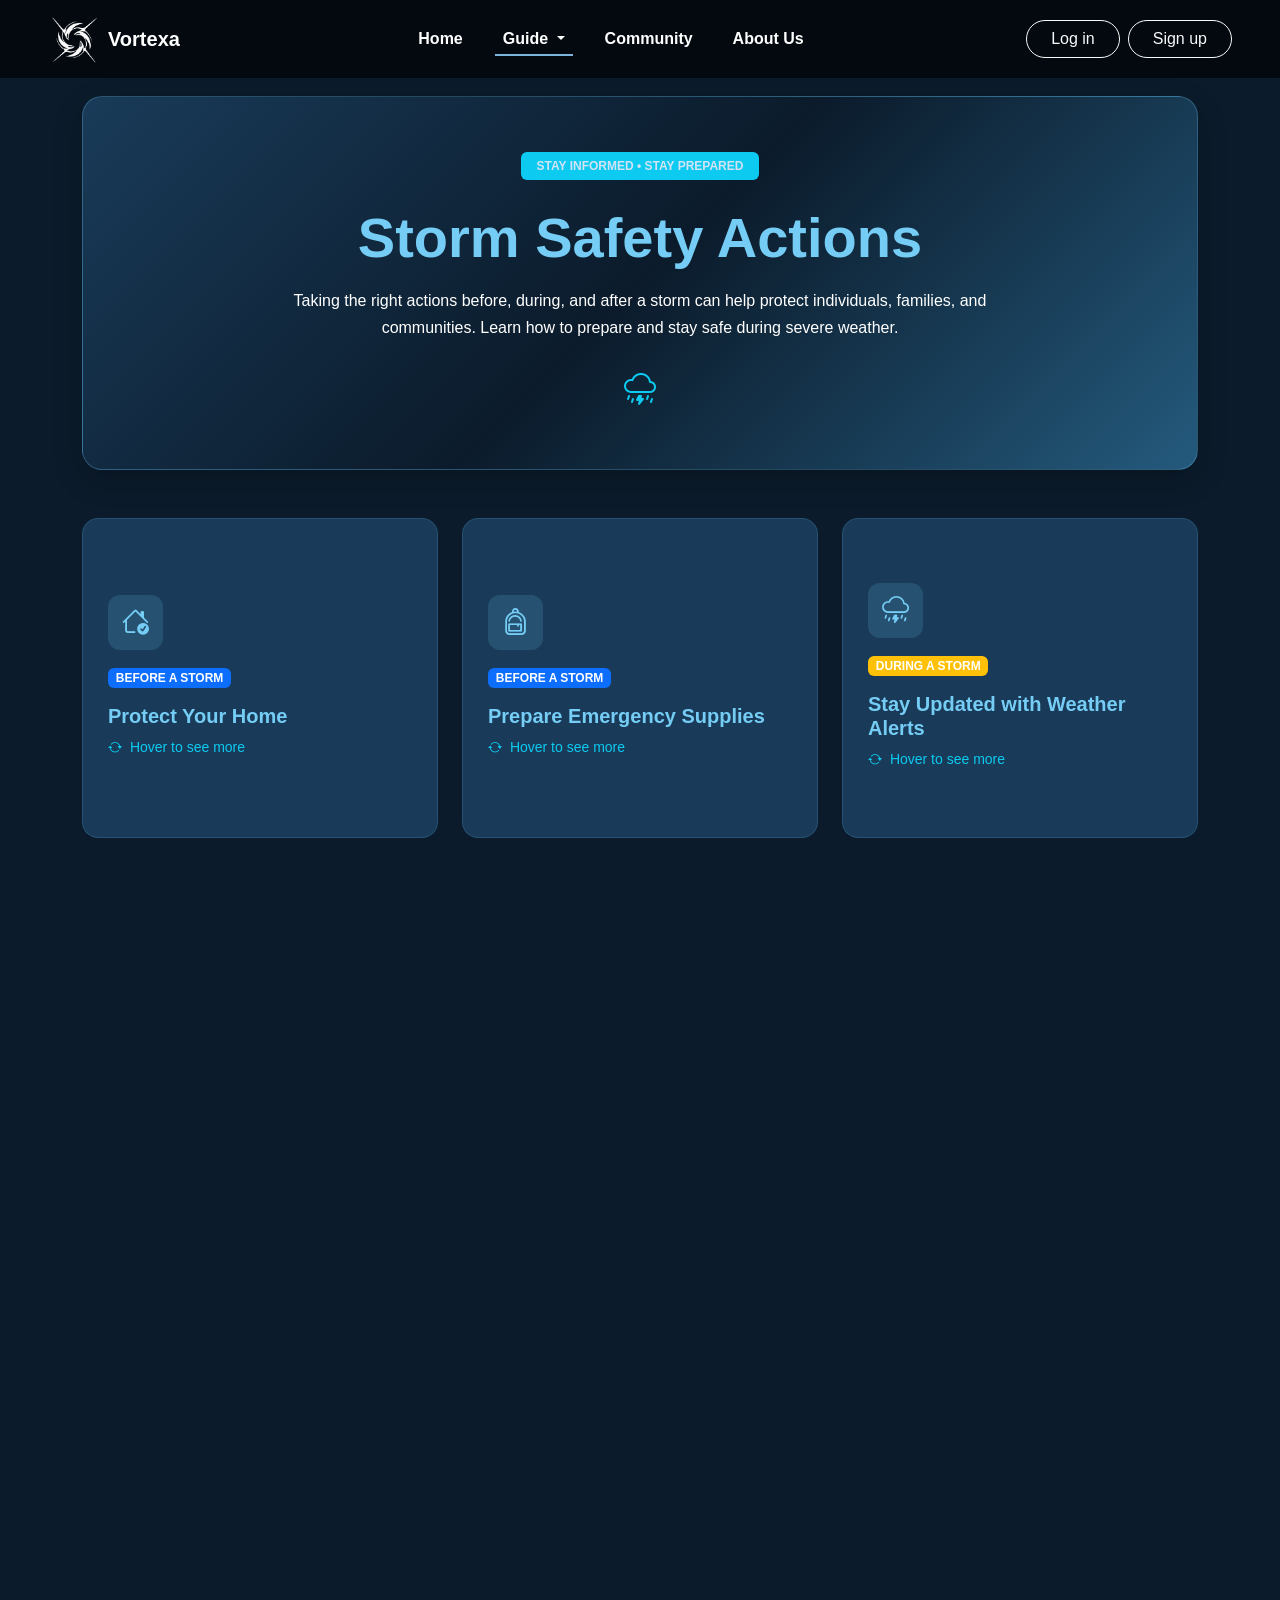
<file: page/safety.html>
<!DOCTYPE html>
<html lang="en">
<head>
    <meta charset="UTF-8">
    <meta name="viewport" content="width=device-width, initial-scale=1.0">
    <title>Document</title>
    <link href="https://cdn.jsdelivr.net/npm/bootstrap@5.3.8/dist/css/bootstrap.min.css" rel="stylesheet">
    <link rel="stylesheet" href="https://cdn.jsdelivr.net/npm/bootstrap-icons@1.13.1/font/bootstrap-icons.min.css">
    <link href="https://unpkg.com/aos@2.3.1/dist/aos.css" rel="stylesheet">
    <link rel="stylesheet" href="../style/community.css">
    <link rel="stylesheet" href="../style/style.css">
    <link rel="shortcut icon" href="../media/black_logo.png">
</head>
<body id="top">

    <!-- Start NAVBAR -->
    <nav class="navbar navbar-expand-lg navbar-dark fixed-top navbar-blurred">
        <div class="container-fluid px-3 px-lg-5">
            <a href="../index.html" class="navbar-brand d-flex align-items-center">
                <img src="../media/voretxa logo.png" class="nav-logo-img object-fit-contain" alt="Logo">
                <span class="ms-2 fw-bold fs-5">Vortexa</span>
            </a>
            <button class="navbar-toggler" type="button" data-bs-toggle="collapse" data-bs-target="#navbarMenu" aria-controls="navbarMenu" aria-expanded="false" aria-label="Toggle navigation">
                <span class="navbar-toggler-icon"></span>
            </button>
            <div class="collapse navbar-collapse" id="navbarMenu">
                <ul class="navbar-nav mx-auto nav-links gap-lg-4">
                    <li class="nav-item">
                        <a href="../index.html" class="text-decoration-none nav-link text-white fw-bold"> Home </a>
                    </li>

                    <li class="nav-item dropdown">
                        <a class="text-decoration-none nav-link dropdown-toggle text-white fw-bold active" href="#" id="guideDropdown" role="button" data-bs-toggle="dropdown" aria-expanded="false" aria-current="page">
                            Guide
                        </a>
                        <ul class="dropdown-menu dropdown-menu-dark" aria-labelledby="guideDropdown">
                            <li><a href="guide.html" class="text-decoration-none dropdown-item"> Guide </a></li>
                            <li><a href="stormrisk.html" class="text-decoration-none dropdown-item"> Storm Risk </a></li>
                            <li><a href="safety.html" class="text-decoration-none dropdown-item active"> Safety Action</a></li>
                        </ul>
                    </li>
                    <li class="nav-item"><a href="community.html" class="text-decoration-none nav-link text-white fw-bold"> Community </a></li>
                    <li class="nav-item"> <a href="aboutus.html" class="text-decoration-none nav-link text-white fw-bold"> About Us </a> </li>
                </ul>

                <div class="d-flex flex-column flex-lg-row gap-2 mt-3 mt-lg-0">
                    <a href="#" class="btn btn-outline-light rounded-pill px-4"> Log in </a>
                    <a href="#" class="btn btn-outline-light rounded-pill px-4">Sign up </a>
                </div>
            </div>
        </div>
    </nav>

    <!-- End NAVBAR  -->

    <!-- Start Safety  -->

    <section id="actions" class="action-section py-5">
        <div class="container">
            
            <!-- Start Safety Hero -->
            <div class="storm-header text-center mb-5 mt-5" data-aos="fade-down" data-aos-easing="linear" data-aos-duration="1500">

                <span class="badge bg-info text-dark px-3 py-2 mb-4">
                    STAY INFORMED • STAY PREPARED
                </span>

                <h1 class="display-4 mb-3">
                    Storm Safety Actions
                </h1>

                <p class="fs-6 text-white">
                    Taking the right actions before, during, and after a storm can help protect individuals, families, and communities. Learn how to prepare and stay safe during severe weather.
                </p>

                <div class="mt-4">
                    <i class="bi bi-cloud-lightning-rain text-info fs-2"></i>
                </div>

            </div>
            <!-- End Safety  -->


            <div class="row g-4">
                <!-- CARD 1 -->
                <div class="col-md-6 col-lg-4" data-aos="fade-up" data-aos-duration="1000">
                    <div class="flip-card">
                        <div class="flip-card-inner">

                            <div class="flip-card-front">
                                <div class="action-icon">
                                    <i class="bi bi-house-check"></i>
                                </div>

                                <span class="badge bg-primary align-self-start mb-3">
                                    BEFORE A STORM
                                </span>

                                <h5>Protect Your Home</h5>

                                <p class="text-info small mb-0">
                                    <i class="bi bi-arrow-repeat me-1"></i>
                                    Hover to see more
                                </p>
                            </div>

                            <div class="flip-card-back">
                                <h5>Protect Your Home</h5>
                                <p>Secure outdoor furniture and loose objects so they cannot be blown away or damage your home. Trim trees that could fall onto your house, and keep drains, gutters, and downspouts clean. Check your roof, windows, and doors for possible water leaks.</p>

                            </div>

                        </div>
                    </div>
                </div>

                <!-- CARD 2 -->
                <div class="col-md-6 col-lg-4" data-aos="fade-up" data-aos-duration="1000" data-aos-delay="100">
                    <div class="flip-card">
                        <div class="flip-card-inner">

                            <div class="flip-card-front">
                                <div class="action-icon">
                                    <i class="bi bi-backpack"></i>
                                </div>

                                <span class="badge bg-primary align-self-start mb-3">
                                    BEFORE A STORM
                                </span>

                                <h5>Prepare Emergency Supplies</h5>

                                <p class="text-info small mb-0">
                                    <i class="bi bi-arrow-repeat me-1"></i>
                                    Hover to see more
                                </p>
                            </div>

                            <div class="flip-card-back">
                                <h5>Prepare for Emergencies</h5>
                                <p>Sign up for local emergency alerts and monitor weather reports and news. Prepare a backup battery for your phone and a battery-powered radio. Pack a disaster kit, learn first aid and CPR, and practice emergency plans with your family.</p>

                            </div>

                        </div>
                    </div>
                </div>

                <!-- CARD 3 -->
                <div class="col-md-6 col-lg-4" data-aos="fade-up" data-aos-duration="1000" data-aos-delay="200">
                    <div class="flip-card">
                        <div class="flip-card-inner">

                            <div class="flip-card-front">
                                <div class="action-icon">
                                    <i class="bi bi-cloud-lightning-rain"></i>
                                </div>

                                <span class="badge bg-warning align-self-start mb-3">
                                    DURING A STORM
                                </span>

                                <h5>Stay Updated with Weather Alerts</h5>

                                <p class="text-info small mb-0">
                                    <i class="bi bi-arrow-repeat me-1"></i>
                                    Hover to see more
                                </p>
                            </div>

                            <div class="flip-card-back">
                                <h5>Stay Updated with Weather Alerts</h5>
                                <p>Pay attention to weather alerts and local information. Follow updates about the storm and understand emergency warnings. Postpone outdoor activities when thunderstorms are forecast.</p>
                            </div>

                        </div>
                    </div>
                </div>

                <!-- CARD 4 -->
                <div class="col-md-6 col-lg-4" data-aos="fade-up" data-aos-duration="1000">
                    <div class="flip-card">
                        <div class="flip-card-inner">

                            <div class="flip-card-front">
                                <div class="action-icon">
                                    <i class="bi bi-shield-check"></i>
                                </div>

                                <span class="badge bg-warning align-self-start mb-3">
                                    DURING A STORM
                                </span>

                                <h5>Find a Safe Shelter</h5>

                                <p class="text-info small mb-0">
                                    <i class="bi bi-arrow-repeat me-1"></i>
                                    Hover to see more
                                </p>
                            </div>

                            <div class="flip-card-back">
                                <h5>Find a Safe Shelter</h5>
                                <p>When you hear thunder, go inside a sturdy building. Move to a basement or a small interior room on the lowest floor, away from windows and glass doors. Avoid using electrical devices connected to outlets and avoid running water during the storm.</p>

                            </div>

                        </div>
                    </div>
                </div>

                <!-- CARD 5 -->
                <div class="col-md-6 col-lg-4" data-aos="fade-up" data-aos-duration="1000" data-aos-delay="100">
                    <div class="flip-card">
                        <div class="flip-card-inner">

                            <div class="flip-card-front">
                                <div class="action-icon">
                                    <i class="bi bi-sign-turn-right"></i>
                                </div>

                                <span class="badge bg-warning align-self-start mb-3">
                                    DURING A STORM
                                </span>

                                <h5>Avoid Dangerous Areas</h5>

                                <p class="text-info small mb-0">
                                    <i class="bi bi-arrow-repeat me-1"></i>
                                    Hover to see more
                                </p>
                            </div>

                            <div class="flip-card-back">
                                <h5>Avoid Dangerous Areas</h5>
                                <p>Stay away from trees, sheds, and open outdoor areas during thunderstorms. If flooding occurs, move to higher ground. Never walk, swim, or drive through floodwater. Continue moving toward a sturdy shelter if you are outside.</p>

                            </div>

                        </div>
                    </div>
                </div>

                <!-- CARD 6 -->
                <div class="col-md-6 col-lg-4" data-aos="fade-up" data-aos-duration="1000" data-aos-delay="200">
                    <div class="flip-card">
                        <div class="flip-card-inner">

                            <div class="flip-card-front">
                                <div class="action-icon">
                                    <i class="bi bi-heart-pulse"></i>
                                </div>

                                <span class="badge bg-success align-self-start mb-3">
                                    AFTER A STORM
                                </span>

                                <h5>Check Safety and Get Help</h5>

                                <p class="text-info small mb-0">
                                    <i class="bi bi-arrow-repeat me-1"></i>
                                    Hover to see more
                                </p>
                            </div>

                            <div class="flip-card-back">
                                <h5>Check Safety After the Storm</h5>
                                <p>Stay away from fallen power lines, poles, and wires, and report them to the utility company. During power outages, use flashlights instead of candles. Keep generators and grills outdoors, away from windows, and throw away food that has become wet or warm.</p>

                            </div>

                        </div>
                    </div>
                </div>

            </div>

            <div class="action-alert p-4 mt-5" data-aos="fade-up" data-aos-anchor-placement="center-bottom">
                <div class="d-flex align-items-start gap-3">
                    <i class="bi bi-exclamation-triangle-fill fs-3 text-info"></i>
                    <div>
                        <h5 class="fw-bold text-info mb-2">
                            Important Safety Reminder
                        </h5>

                        <p class="mb-0">
                            Always follow official weather warnings and instructions from local authorities. Do not return to dangerous areas until they are declared safe.
                        </p>
                    </div>

                </div>
            </div>

            <!-- Start UNHCR SUPPORT -->
            <div class="support-box p-4 p-md-5 mt-5" data-aos="zoom-in">

                <div class="text-center mb-5">

                    <span class="badge bg-info text-dark p-2 mb-3">
                        SUPPORT AND ASSISTANCE
                    </span>

                    <h2 class="support-title fw-bold mt-2">
                        UNHCR Myanmar Support
                    </h2>

                    <p class="mx-auto lh-lg" style="max-width: 700px;">
                        People affected by emergencies may need additional support and protection. Contact the relevant support office for information and assistance.
                    </p>

                </div>

                <!-- phone no. -->
                <div class="row g-4 mb-5">

                    <div class="col-md-4" data-aos="fade-up">
                        <div class="flip-card support-flip">
                            <div class="flip-card-inner">

                                <div class="flip-card-front text-center align-items-center">
                                    <i class="bi bi-shield-lock fs-1 text-info mb-3"></i>

                                    <h5>Protection and Safety</h5>

                                    <p class="text-info small mb-0">
                                        <i class="bi bi-arrow-repeat me-1"></i>
                                        Hover to see more
                                    </p>
                                </div>

                                <div class="flip-card-back text-center">
                                    <h5>Protection and Safety</h5>

                                    <p class="mb-0">
                                        Find information about protection services
                                        and available support for people facing
                                        difficult situations.
                                    </p>
                                </div>

                            </div>
                        </div>
                    </div>

                    <!-- HUMANITARIAN SUPPORT -->
                    <div class="col-md-4" data-aos="fade-up" data-aos-delay="100">
                        <div class="flip-card support-flip">
                            <div class="flip-card-inner">

                                <div class="flip-card-front text-center align-items-center">
                                    <i class="bi bi-people fs-1 text-info mb-3"></i>

                                    <h5>Humanitarian Support</h5>

                                    <p class="text-info small mb-0">
                                        <i class="bi bi-arrow-repeat me-1"></i>
                                        Hover to see more
                                    </p>
                                </div>

                                <div class="flip-card-back text-center">
                                    <h5>Humanitarian Support</h5>

                                    <p class="mb-0">
                                        Learn about available humanitarian assistance
                                        and support services for affected communities.
                                    </p>
                                </div>

                            </div>
                        </div>
                    </div>

                    <!-- QUESTIONS AND COMPLAINTS -->
                    <div class="col-md-4" data-aos="fade-up" data-aos-delay="200">
                        <div class="flip-card support-flip">
                            <div class="flip-card-inner">

                                <div class="flip-card-front text-center align-items-center">
                                    <i class="bi bi-chat-square-text fs-1 text-info mb-3"></i>

                                    <h5>Questions and Complaints</h5>

                                    <p class="text-info small mb-0">
                                        <i class="bi bi-arrow-repeat me-1"></i>
                                        Hover to see more
                                    </p>
                                </div>

                                <div class="flip-card-back text-center">
                                    <h5>Questions and Complaints</h5>

                                    <p class="mb-0">
                                        Contact the relevant office to ask questions,
                                        share concerns, or request further information.
                                    </p>
                                </div>

                            </div>
                        </div>
                    </div>
                </div>

                <!-- Contact Info -->
                <div class="contant-header p-4 p-md-5 rounded">

                    <h3 class="contact-heading fw-bold mb-4" data-aos="fade-down">
                        <i class="bi bi-telephone-fill me-2"></i>
                        Contact Information
                    </h3>

                    <div class="working-hours p-3 mb-4" data-aos="fade-down">
                        <div class="d-flex align-items-center gap-3">
                            <i class="bi bi-clock fs-3 text-info"></i>

                            <div>
                                <h6 class="fw-bold mb-1">
                                    Helpline Working Hours
                                </h6>

                                <p class="mb-0">
                                    Monday - Friday: 8:30 AM - 5:00 PM (Myanmar Time)
                                </p>
                            </div>

                        </div>
                    </div>

                    <h5 class="contact-heading fw-bold mb-3" data-aos="fade-down">
                        Yangon Office
                    </h5>

                    <div class="row g-3 mb-5">

                        <div class="col-md-4" data-aos="flip-up">
                            <div class="contact-card">
                                <h6>
                                    <i class="bi bi-telephone me-2"></i>
                                    Phone
                                </h6>

                                <a href="tel:09450065964" class="contact-link">
                                    09 450 065 964
                                </a>
                            </div>
                        </div>

                        <div class="col-md-4" data-aos="flip-up">
                            <div class="contact-card">
                                <h6>
                                    <i class="bi bi-envelope me-2"></i>
                                    Email
                                </h6>

                                <a href="mailto:myaya@unhcr.org" class="contact-link">
                                    myaya@unhcr.org
                                </a>
                            </div>
                        </div>

                        <div class="col-md-4" data-aos="flip-up">
                            <div class="contact-card">
                                <h6>
                                    <i class="bi bi-facebook me-2"></i>
                                    Facebook
                                </h6>

                                <a href="https://www.facebook.com/UNHCRMyanmar" target="_blank" rel="noopener noreferrer" class="contact-link">
                                    UNHCR Myanmar
                                </a>
                            </div>
                        </div>

                    </div>

                    <h5 class="contact-heading fw-bold mb-3" data-aos="fade-down">
                        Regional Office Helplines
                    </h5>

                    <div class="row g-3">

                        <div class="col-md-6 col-lg-4" data-aos="flip-up">
                            <div class="contact-card">
                                <h6>
                                    <i class="bi bi-geo-alt me-2"></i>
                                    Maungdaw Office
                                </h6>

                                <p>Rakhine State</p>

                                <a href="tel:09880876880" class="contact-link">
                                    09 880 876 880
                                </a>
                            </div>
                        </div>

                        <div class="col-md-6 col-lg-4" data-aos="flip-up">
                            <div class="contact-card">
                                <h6>
                                    <i class="bi bi-geo-alt me-2"></i>
                                    Sittwe Office
                                </h6>

                                <p>Rakhine State</p>

                                <a href="tel:09880876838" class="contact-link">
                                    09 880 876 838
                                </a>
                            </div>
                        </div>

                        <div class="col-md-6 col-lg-4" data-aos="flip-up">
                            <div class="contact-card">
                                <h6>
                                    <i class="bi bi-geo-alt me-2"></i>
                                    Hpa-an Office
                                </h6>

                                <p>Mon, Kayin State and Tanintharyi Region</p>

                                <a href="tel:09442638549" class="contact-link">
                                    09 442 638 549
                                </a>
                            </div>
                        </div>

                        <div class="col-md-6 col-lg-4" data-aos="flip-up">
                            <div class="contact-card">
                                <h6>
                                    <i class="bi bi-geo-alt me-2"></i>
                                    Taunggyi Office
                                </h6>

                                <p>Southern Shan and Kayah State</p>

                                <a href="tel:09880876812" class="contact-link">
                                    09 880 876 812
                                </a>
                            </div>
                        </div>

                        <div class="col-md-6 col-lg-4" data-aos="flip-up">
                            <div class="contact-card">
                                <h6>
                                    <i class="bi bi-geo-alt me-2"></i>
                                    Mandalay Office
                                </h6>

                                <p>Chin, Sagaing, Magway and Mandalay Region</p>

                                <a href="tel:09880894701" class="contact-link">
                                    09 880 894 701
                                </a>
                            </div>
                        </div>

                        <div class="col-md-6 col-lg-4" data-aos="flip-up">
                            <div class="contact-card">
                                <h6>
                                    <i class="bi bi-geo-alt me-2"></i>
                                    Myitkyina Office
                                </h6>

                                <p>Kachin State</p>

                                <a href="tel:09880876827" class="contact-link">
                                    09 880 876 827
                                </a>
                            </div>
                        </div>

                    </div>

                    <div class="important-note p-3 mt-4" data-aos="fade-up">

                        <h6 class="fw-bold text-info">
                            <i class="bi bi-info-circle-fill me-2"></i>
                            Important Information
                        </h6>

                        <p class="mb-0">
                            If you cannot reach a helpline, try calling again later or leave a message. Contact details and service availability may change, so check the official contact page for the latest information.
                        </p>

                    </div>
                </div>
                <!-- Sources -->
                <div class="mt-5 pt-3 border-top text-center" data-aos="fade-up">
                    <p class="small mb-0">
                        <strong>Research:</strong>
                        <a href="https://climatecheck.com/risks/storm/mitigation-guide-for-homeowners" target="_blank" rel="noopener noreferrer">
                            ClimateCheck
                        </a> |

                        <a href="https://www.redcross.org/get-help/how-to-prepare-for-emergencies/types-of-emergencies/thunderstorm.html"
                        target="_blank" rel="noopener noreferrer">
                            RedCross
                        </a> |

                        <a href="https://help.unhcr.org/myanmar/contact-us/" target="_blank" rel="noopener noreferrer">
                            UNHCR
                        </a>
                    </p>
                </div>
            </div>
            <!-- End UNHCR SUPPORT -->
        </div>
    </section>

    <!-- Start FOOTER -->
    <footer class="bg-black text-white mt-4" data-aos="fade-up">
        <div class="container py-5">
            <div class="row g-4">
                <div class="col-12 col-md-5">
                    <div class="d-flex align-items-start">
                        <a href="../index.html"><img src="../media/voretxa logo.png" class="footer-logo me-3" alt="logo"></a>
                        <div>
                            <h4 class="fw-bold">Vortexa</h4>
                            <p class="small text-white-50">
                                We are dedicated to raising awareness about storms through educational information, helping people understand their behavior, risks, and safety measures.
                            </p>
                        </div>
                    </div>
                </div>

                <div class="col-12 col-md-7">
                    <div class="row g-4">
                        <div class="col-6 col-md-6">
                            <h5 class="fw-bold mb-3">Quick Links</h5>
                            <ul class="list-unstyled footer-links">
                                <li class="mb-2">
                                    <a href="../index.html" class="text-decoration-none text-white">Home</a>
                                </li>
                                <li class="mb-2">
                                    <a href="guide.html" class="text-decoration-none text-white">Guide</a>
                                </li>
                                <li class="mb-2">
                                    <a href="community.html" class="text-decoration-none text-white">Community</a>
                                </li>
                                <li class="mb-2">
                                    <a href="aboutus.html" class="text-decoration-none text-white">About Us</a>
                                </li>
                                <li class="mb-2">
                                    <a href="aboutus.html#faq" class="text-decoration-none text-white">FAQ</a>
                                </li>
                            </ul>
                        </div>


                        <div class="col-6 col-md-6">
                            <h5 class="fw-bold mb-3">Explore</h5>

                            <ul class="list-unstyled footer-links">
                                <li class="mb-2">
                                    <a href="guide.html#storm-type" class="text-decoration-none text-white">Types of Storms</a>
                                </li>
                                <li class="mb-2">
                                    <a href="community.html#weather-forum" class="text-decoration-none text-white">Weather Forum</a>
                                </li>
                                <li class="mb-2">
                                    <a href="guide.html#Preparedness" class="text-decoration-none text-white">Storm Preparedness</a>
                                </li>
                                <li class="mb-2">
                                    <a href="guide.html#causes" class="text-decoration-none text-white">Causes & Consequences</a>
                                </li>
                            </ul>
                        </div>

                    </div>
                </div>

            </div>
        </div>


        <hr class="my-0">

        <div class="container text-center py-3">
            <p class="small mb-0 text-light-50">
                Copyright &copy; 2026 storm_risk_reduction. All rights reserved.
            </p>
        </div>

    </footer>

    <!-- End FOOTER  -->

    <a href="#top" class="btn btn-primary rounded-circle position-fixed bottom-0 end-0 m-4 shadow-lg" data-aos="fade-up">
        <i class="bi - bi-caret-up-fill fs-3"></i>
    </a>

    <script src="https://cdn.jsdelivr.net/npm/bootstrap@5.3.8/dist/js/bootstrap.bundle.min.js"></script>
    <script src="https://unpkg.com/aos@2.3.1/dist/aos.js"></script>
    <script>
        AOS.init({
            duration: 800,
            once: false,
            offset: 100,
            easing: 'ease-in-out'
        });
    </script> 
</body>
</html>
</file>
<file: style/community.css>
/* GENERAL */

body {
    background-color: #0B1929;
    color: #EAF6FF;
    font-family: Arial, sans-serif;
}


/* CURRENT WEATHER HERO*/

.com-section-1 {
    margin-top: 75px;
    background: linear-gradient(120deg, #07182B, #123B5A, #176080);
    color: white;
}

.weather-icon {
    font-size: 75px;
}

#temperature {
    font-size: 85px;
    font-weight: 600;
    color: white;
}

.hero-description {
    color: #DCEAF5;
}

.weather-detail {
    height: 100%;
    padding: 20px;
    background: rgba(255, 255, 255, 0.08);
    border: 1px solid rgba(255, 255, 255, 0.15);
    border-radius: 15px;
    transition: 0.3s ease;
}

.weather-detail i {
    font-size: 28px;
    color: #7DD3FC;
}

.weather-detail p {
    color: #B8D5E8;
    margin-top: 12px;
    margin-bottom: 5px;
}

.weather-detail h4 {
    color: white;
    font-weight: bold;
}

.weather-detail:hover {
    background: rgba(255, 255, 255, 0.15);
    transform: translateY(-5px);
}


/*  WEATHER FORECAST */

.forecast-wrapper {
    background-color: #10263D;
    border: 1px solid #294B68;
}

.community-heading {
    color: #7DD3FC;
}

.forecast-card {
    height: 100%;
    padding: 18px 10px;
    text-align: center;
    background-color: #183B5B;
    border: 1px solid #326184;
    border-radius: 12px;
    transition: 0.3s ease;
}

.forecast-card:hover {
    background-color: #24577D;
    transform: translateY(-5px);
}

.forecast-card p {
    color: #B8D5E8;
    font-size: 13px;
    margin-bottom: 5px;
}

.forecast-card h6 {
    color: #7DD3FC;
    font-weight: bold;
}

.forecast-card h4 {
    color: white;
    font-weight: bold;
    margin-bottom: 5px;
}

.forecast-card span {
    color: #B8D5E8;
}

.forecast-icon {
    font-size: 35px;
    margin: 12px 0;
}

.forecast-divider {
    border-color: #7DD3FC;
}


/* ============== Community =========== */
.card {
    transition: 0.3s ease;
}

.card:hover {
    transform: translateY(-6px);
    box-shadow: 0 8px 20px rgba(23, 43, 77, 0.15);
}

.card h4 {
    color: #243f63;
}

a {
    color: #29466b;
    text-decoration: none;
}

a:hover {
    color: #527da8;
    text-decoration: underline;
}

.alert-info {
    background-color: #e3edf7;
    color: #243f63;
}


/* ===================================Start STORM RISK======================================= */
.storm-banner {
    background-color: #071B33;
}

.storm-banner p {
    max-width: 750px;
}

#storm-risk-checklist {
    margin-top: 110px;
    color: #EAF6FF;
}

#storm-risk-checklist h2,
#storm-risk-checklist h3 {
    color: #7DD3FC;
}

#storm-risk-checklist .card {
    background-color: #183B5B;
    border: 1px solid #326184;
    color: #FFFFFF;
    transition: 0.3s ease;
}

#storm-risk-checklist .card h5 {
    color: #7DD3FC;
}

#storm-risk-checklist .card p {
    color: #E0EAF2;
}

#storm-risk-checklist .card:hover {
    background-color: #24577D;
    transform: translateY(-5px);
    box-shadow: 0 8px 20px rgba(0, 0, 0, 0.3);
}   
/* =======================================End STORM RISK ================================================== */

/* ========================================= Start Safety =============================================== */
/* STORM BANNER */
        .storm-header {
            background: linear-gradient(135deg, #193B59, #0B1B2B, #245A7D);
            border: 1px solid rgba(117, 205, 245, 0.25);
            border-radius: 20px;
            padding: 55px 25px;
            box-shadow: 0 10px 30px rgba(0, 0, 0, 0.2);
        }

        .storm-header h1 {
            color: #75CDF5;
            font-weight: 800;
        }

        .storm-header p {
            color: #D5E2EF;
            line-height: 1.8;
            max-width: 750px;
            margin: 0 auto;
        }


        .action-section {
            background-color: #0B1B2B;
            color: white;
        }

        .section-title,
        .support-title,
        .contact-heading {
            color: #75CDF5;
        }

        /* FLIP CARD */
        .flip-card {
            height: 320px;
            perspective: 1200px;
        }

        .flip-card-inner {
            position: relative;
            width: 100%;
            height: 100%;
            transform-style: preserve-3d;
            transition: transform 0.8s ease;
        }

        .flip-card:hover .flip-card-inner {
            transform: rotateY(180deg);
        }

        .flip-card-front,
        .flip-card-back {
            position: absolute;
            inset: 0;
            padding: 25px;
            border-radius: 16px;
            backface-visibility: hidden;
            -webkit-backface-visibility: hidden;
        }

        .flip-card-front {
            background-color: #193B59;
            border: 1px solid rgba(117, 205, 245, 0.15);
            display: flex;
            flex-direction: column;
            justify-content: center;
        }

        .flip-card-back {
            background-color: #245A7D;
            display: flex;
            flex-direction: column;
            justify-content: center;
            transform: rotateY(180deg);
        }

        .flip-card h5 {
            color: #75CDF5;
            font-weight: bold;
        }

        .flip-card p {
            line-height: 1.7;
        }

        .action-icon {
            width: 55px;
            height: 55px;
            background-color: rgba(117, 205, 245, 0.15);
            color: #75CDF5;
            border-radius: 12px;
            display: flex;
            align-items: center;
            justify-content: center;
            font-size: 27px;
            margin-bottom: 18px;
        }

        /* SUPPORT FLIP CARDS */
        .support-flip {
            height: 230px;
        }

        /* SAFETY REMINDER */
        .action-alert,
        .working-hours,
        .important-note {
            background-color: rgba(18, 104, 245, 0.12);
            border-left: 4px solid #75CDF5;
            border-radius: 10px;
        }

        /* SUPPORT SECTION */
        .support-box {
            background-color: #193B59;
            border: 1px solid rgba(117, 205, 245, 0.15);
            border-radius: 18px;
        }

        /* CONTACT CARDS */
        .contact-card {
            background-color: #193B59;
            border: 1px solid rgba(117, 205, 245, 0.15);
            border-radius: 12px;
            padding: 20px;
            height: 100%;
            transition: 0.3s ease;
        }

        .contact-card:hover {
            background-color: #245A7D;
            transform: translateY(-4px);
        }

        .contact-card h6 {
            color: rgb(255, 255, 255);
            font-weight: bold;
        }

        .contact-card i {
            color: #75CDF5;
        }

        .contact-link {
            color: #75CDF5;
            text-decoration: none;
            font-weight: 600;
            overflow-wrap: anywhere;
        }

        .contact-link:hover {
            color: white;
            text-decoration: underline;
        }
/* ========================================= End Safety =============================================== */

.reserch-text{
    color: white;
}
</file>
<file: style/style.css>
body {
    font-family: Arial, sans-serif;
    color: #12344a;
    margin: 0;
    padding: 0;
}

html {
    scroll-behavior: smooth;
}

.section-title {
    color: #12344a;
}


/* NAVBAR */

.navbar-blurred {
    background: rgba(0, 0, 0, 0.65);
    backdrop-filter: blur(10px);
    -webkit-backdrop-filter: blur(10px);
}

.nav-logo-img {
    width: 52px;
    height: 52px;
    object-fit: contain;
}

.nav-links .nav-link {
    position: relative;
    font-weight: 600;
    transition: color 0.3s ease;
}

.nav-links .nav-link::before {
    content: "";
    position: absolute;
    left: 0;
    bottom: 3px;
    width: 0;
    height: 2px;
    background: #7eb3d9;
    transition: width 0.3s ease;
}
 
.nav-links .nav-link:hover::before,
.nav-links .nav-link.active::before {
    width: 100%;
}

.nav-links .nav-link:hover {
    color: #7eb3d9;
}

/* =============== start index ================== */
/* HERO SECTION */

.hero {
    background:
        linear-gradient(
            rgba(0, 0, 0, 0.45),
            rgba(0, 0, 0, 0.75)
        ),
        url("https://i.pinimg.com/originals/4f/7b/af/4f7baf9d24aa5ca3a8c98d7dec85576c.gif");
        background-position: center;
        background-size: cover;
        background-repeat: no-repeat;
        background-attachment: fixed;
}

.hero-content {
    padding-top: 175px;
    padding-bottom: 40px;
}

.hero-content h1 {
    line-height: 1.15;
}

.hero-content p {
    max-width: 750px;
    line-height: 1.8;
}

.hero-bottom {
    background: rgba(0, 0, 0, 0.25);
}

.hero-bottom h2 {
    color: #7eb3d9;
}

.hero-bottom hr {
    border: 1px solid white;
    opacity: 0.7;
}

.hero-bottom p {
    color: #eeeeee;
    line-height: 1.6;
}


/* INTRODUCTION SECTION */

.video-show {
    height: 350px;
    border-radius: 16px;
}

.video-show video {
    object-fit: cover;
}

.eyebrow-text {
    color: #4a90c2;
    letter-spacing: 2px;
    font-size: 14px;
}

.container p {
    line-height: 1.7;
}


/* TYPES OF STORMS */

.image-card {
    height: 350px;
    width: 100%;
    cursor: pointer;
    transition: transform 0.3s ease;
}

.image-card img {
    transition: transform 0.5s ease;
}

.image-card:hover {
    transform: translateY(-6px);
}

.image-card:hover img {
    transform: scale(1.08);
}

.image-img {
    background: linear-gradient(
        transparent,
        rgba(0, 0, 0, 0.95)
    );
    padding-top: 70px;
}

.image-img h5 {
    color: white;
}

.image-img p {
    line-height: 1.5;
}

.full-text {
    display: none;
}

.image-card:hover .full-text {
    display: block;
}

.image-card:hover .short-text {
    display: none;
}

.learn-btn {
    background: #1a3a5c;
    border: 1px solid #1a3a5c;
    transition: all 0.3s ease;
}

.learn-btn:hover {
    background: #4a90c2;
    border-color: #4a90c2;
    color: white;
    transform: translateY(-3px);
}


/* CAUSES OF STORMS */

.info-card {
    color: #12344a;
    border: 1px solid #e3e8ef;
    border-radius: 15px;
    transition: all 0.3s ease;
    background: white;
}

.info-card:hover {
    transform: translateY(-7px);
    border-color: #7eb3d9;
    box-shadow: 0 10px 25px rgba(18, 52, 74, 0.12);
}

.info-card img {
    height: 190px;
    object-fit: cover;
    transition: transform 0.4s ease;
}

.info-card:hover img {
    transform: scale(1.04);
}

.info-card .card-body {
    padding: 20px;
}

.info-card .card-text {
    color: #526574;
    font-size: 14px;
    line-height: 1.7;
}


/* IMPACT OF STORMS */

.feature-item {
    background: #f8f9fa;
    border: 1px solid #e3e8ef;
    border-radius: 15px;
    padding: 22px;
    cursor: pointer;
    transition: all 0.4s ease;
}


.feature-item:hover {
    transform: translateY(-8px);
    background: #eaf4fc;
    border-color: #4a90c2;
    box-shadow: 0 12px 25px rgba(74, 144, 194, 0.25);
}


.feature-item i {
    color: #4a90c2;
    transition: all 0.4s ease;
}

.feature-item:hover i {
    color: #12344a;
    transform: scale(1.2);
}


.feature-item h3 {
    color: #12344a;
    transition: color 0.3s ease;
}

.feature-item:hover h3 {
    color: #2878ad;
}


.feature-item p {
    color: #526574;
    line-height: 1.7;
}


.storm-impact-img {
    width: 100%;
    max-height: 420px;
    object-fit: cover;
    transition: all 0.4s ease;
}

.storm-impact-img:hover {
    transform: scale(1.04);
    box-shadow: 0 12px 25px rgba(74, 144, 194, 0.3);
}


/* WHY REDUCE STORM RISK */

.tp {
    border: 1px solid #e3e8ef;
    transition: all 0.3s ease;
}

.tp:hover {
    transform: translateY(-7px);
    border-color: #7eb3d9;
    box-shadow: 0 10px 25px rgba(18, 52, 74, 0.12);
}

.tp i {
    color: #4a90c2;
}

.tp h4 {
    color: #12344a;
}

.paragraph {
    background: #f0f4f8;
    color: #526574;
}

.paragraph p {
    line-height: 1.8;
}

/* ==================== End index =======================  */

/* ================== start GUIDE ==========================  */

.carousel-caption {
    right: auto;
    bottom: auto;
}

.carousel-indicators .indi {
    width: 10px;
    height: 10px;
    position: relative;
}

.carousel-indicators {
    margin-left: 5%;
    margin-right: 5%;
}

.carousel-indicators::before {
    content: "";
    position: absolute;
    top: 50%;
    left: 0;
    right: 0;
    height: 2px;
    background-color: white;
    transform: translateY(-50%);
}

.carousel-indicators .indi span {
    position: absolute;
    bottom: 18px;
    left: 50%;
    transform: translateX(-50%);
    white-space: nowrap;
    color: white;
    font-size: 14px;
    text-indent: 0;
    z-index: 2;
    margin: 0;
}

/* HISTORICAL CAROUSEL */

.historical-content {
    position: relative;
}

.historical-content::before {
    content: "";
    position: absolute;
    top: 0;
    left: 0;
    width: 100%;
    height: 100%;
    background: rgba(0, 0, 0, 0.5);
}

/* STORM TITLE */

.storm-title {
    font-size: 48px;
    font-weight: 800;
    color: #7DD3FC;
    line-height: 1.2;
    text-shadow: 2px 2px 8px rgba(0, 0, 0, 0.8);
}

/* STORM CARD */

.storm-card {
    background-color: #102A43;
    color: white;
    border: 1px solid #244766;
}

/* STORM BOX */

.storm-box {
    background-color: #183B5B;
    color: #EAF6FF;
    padding: 15px;
    border-radius: 10px;
    margin-bottom: 12px;
    border-left: 4px solid #38BDF8;
    transition: all 0.3s ease;
    cursor: pointer;
}

.storm-box:hover {
    background-color: #24577D;
    transform: translateX(8px);
    box-shadow: 0 5px 15px rgba(0, 0, 0, 0.3);
}

/* STORM TEXT */

.storm-text {
    color: #CBD5E1;
    line-height: 1.8;
}

.storm-note {
    background-color: #163A59;
    color: #BAE6FD;
    padding: 15px;
    border-radius: 10px;
}

/* STORM IMAGE */

.storm-image {
    width: 100%;
    height: 350px;
    object-fit: cover;
}

/* ARTICLE IMAGE */

.article-image {
    width: 100%;
    height: 24rem;
    object-fit: cover;
    filter: blur(2px);
    transition: filter 0.3s ease;
}

.article-image:hover,
.article-image:focus-visible {
    filter: blur(0);
}

/* STORM BACKGROUND */

.c-bg {
    background-color: #102A43;
}

/* RELATED ARTICLES */

.list-group-item .row {
    width: 100%;
    margin-left: 0;
    margin-right: 0;
}

.sm-p {
    margin-left: 0;
    padding-left: 10px;
    text-align: left;
}

.sm-img {
    display: block;
    width: 100px;
    height: 80px;
    object-fit: cover;
    margin-left: 17px;
}
/* ===================== End guide ==================== */

/* ==================== Start FAQ ====================== */
#faq .accordion-item {
    background-color: #10263D;
    border: 1px solid #24445F;
    margin-bottom: 10px;
    border-radius: 8px;
    overflow: hidden;
}

#faq .accordion-button {
    background-color: #10263D;
    color: #FFFFFF;
    font-weight: 600;
}

#faq .accordion-button:not(.collapsed) {
    background-color: #18344F;
    color: #7DD3FC;
}

#faq .accordion-body {
    color: #D6E4F0;
    background-color: #0B1D30;
}
/* ======================= End FAQ ========================== */

/* ========================= Start About US =========================== */
/* About us */
.abt {
    min-height: 100vh;
    background:
        linear-gradient(rgba(3, 8, 20, 0.75), rgba(3, 8, 20, 0.85)),
        url('https://cf-images.assettype.com/down-to-earth%2Fimport%2Flibrary%2Flarge%2F2023-05-05%2F0.68693200_1683291056_cy.jpg?w=480&auto=format%2Ccompress&fit=max');
    background-size: cover;
    background-position: center;
}

.abt-title {
    font-size: clamp(48px, 8vw, 100px);
    line-height: 1;
}

.side-text {
    writing-mode: vertical-rl;
}

.title { 
    max-width: 600px;
}

/* member  */
.member-photo {
    width: 100%;
    height: 470px;
    object-fit: cover;
    object-position: center;
}



/* main feature */

.hover-card {
    flex: 1;
    height: 480px;
    transition: flex 0.6s ease-in-out;
}

.hover-card:hover {
    flex: 2.5;
}

.text-vertical {
    writing-mode: vertical-lr;
    transform: rotate(180deg);
}

.hover-card:hover .text-vertical {
    writing-mode: horizontal-tb;
    transform: none;
}

.readmore-btn {
    opacity: 0;
}

.hover-card:hover .readmore-btn {
    opacity: 1;
}

.member-slide { display: none; }
        #member-1:checked ~ .members .member-slide:nth-child(1),
        #member-2:checked ~ .members .member-slide:nth-child(2),
        #member-3:checked ~ .members .member-slide:nth-child(3),
        #member-4:checked ~ .members .member-slide:nth-child(4) { display: block; }
        .member-photo { min-height: 300px; object-fit: cover; }

.member-img { 
    width: 70px;
    height: 70px;
}


.carousel-caption {
    right: auto;
    bottom: auto;
}

.storm-title {
    font-size: 48px;
    font-weight: 800;
    color: #ffd166;
    line-height: 1.2;
    text-shadow: 2px 2px 8px rgba(0, 0, 0, 0.8);
}

.storm-card {
    background-color: #102A43;
    color: white;
    border: 1px solid #244766;
}
 
.storm-title {
    color: #9fc3d3;
}
 
.storm-box {
    background-color: #183B5B;
    color: #EAF6FF;
    padding: 15px;
    border-radius: 10px;
    margin-bottom: 12px;
    border-left: 4px solid #38BDF8;
}
 
.storm-text {
    color: #CBD5E1;
    line-height: 1.8;
}
 
.storm-note {
    background-color: #163A59;
    color: #BAE6FD;
    padding: 15px;
    border-radius: 10px;
}
.storm-box {
    background-color: #183B5B;
    transition: all 0.3s ease;
    cursor: pointer;
}
 
.storm-box:hover {
    background-color: #24577D;
    transform: translateX(8px);
    box-shadow: 0 5px 15px rgba(0,0,0,0.3);
}

.article-image {
    width: 100%;
    height: 24rem;
    object-fit: cover;
    filter: blur(2px);
    transition: filter 0.3s ease;
    }
.article-image:hover,
.article-image:focus-visible {
    filter: blur(0);
}
@media (max-width: 575.98px) {
.article-image {
        height: 18rem;
    }
}
 @media (prefers-reduced-motion: reduce) {
    .article-image {
        transition: none;
    }
}

.storm-image {
    width: 100%;
    height: 350px;
    object-fit: cover;
}

@media (max-width: 767px) {
    .storm-image {
        height: 250px;
    }
}
#alvin,
#hazel,
#hazel1,
#emma {
    color: #eaf3ff;
}

#alvin{
    margin-top: 70px;
    border-radius: 20px;
}

/* Cards */
.card {
    background-color: #102b45;
    color: #eaf3ff;
    border: 1px solid #294c6b;
}

/* Card headings */
.card h1,
.card h2,
.card h3,
.card h4,
.card h5,
.card h6,
.card-title {
    color: #eaf3ff;
}

.card p,
.card-text,
.text-dark {
    color: #d2e3f5 !important;
}

a {
    color: #8fc8ff;
}

a:hover {
    color: #c5e4ff;
}

.accordion-item {
    background-color: #102b45;
    border-color: #294c6b;
}

.accordion-button {
    background-color: #183b59;
    color: #ffffff;
}

.accordion-button:not(.collapsed) {
    background-color: #285578;
    color: #ffffff;
}

.accordion-body {
    background-color: #102b45;
    color: #d2e3f5;
}

.form-control,
.form-select {
    background-color: #f0f6fc;
    color: #102b45;
    border-color: #547b9d;
}

.btn-primary {
    background-color: #285578;
    border-color: #285578;
    color: #ffffff;
}

.btn-primary:hover {
    background-color: #376f98;
    border-color: #376f98;
}

#weather .card {
    transition: all 0.3s ease;
}

#weather .card:hover {
    transform: translateY(-8px);
    background-color: rgb(20, 52, 101);
    cursor: pointer;
}


.abt {
    min-height: 100vh;
    background:
        linear-gradient(rgba(3, 8, 20, 0.75), rgba(3, 8, 20, 0.85)),
        url('https://images.unsplash.com/photo-1605727216801-e27ce1d0cc28?auto=format&fit=crop&w=2000&q=90');
    background-size: cover;
    background-position: center;
}

.abt-title {
    font-size: clamp(48px, 8vw, 100px);
    line-height: 1;
}

.side-text {
    writing-mode: vertical-rl;
}

.title { 
    max-width: 600px;
}



/* main feature */

.hover-card {
    flex: 1;
    height: 480px;
    transition: flex 0.6s ease-in-out;
}

.hover-card:hover {
    flex: 2.5;
}

.text-vertical {
    writing-mode: vertical-lr;
    transform: rotate(180deg);
}

.hover-card:hover .text-vertical {
    writing-mode: horizontal-tb;
    transform: none;
}

.readmore-btn {
    opacity: 0;
}

.hover-card:hover .readmore-btn {
    opacity: 1;
}

.member-slide { display: none; }
        #member-1:checked ~ .members .member-slide:nth-child(1),
        #member-2:checked ~ .members .member-slide:nth-child(2),
        #member-3:checked ~ .members .member-slide:nth-child(3),
        #member-4:checked ~ .members .member-slide:nth-child(4) { display: block; }
        .member-photo { min-height: 300px; object-fit: cover; }


/* ====================End About US ========================== */

/* ======================= FOOTER ===========================  */

.footer-logo {
    width: 65px;
    height: 65px;
    object-fit: contain;
}

footer {
    background: #050505;
}

footer h4,
footer h5 {
    color: white;
}

footer p {
    line-height: 1.7;
}

.footer-links a {
    transition: all 0.3s ease;
}

.footer-links a:hover {
    color: #7eb3d9;
    padding-left: 5px;
}
</file>
